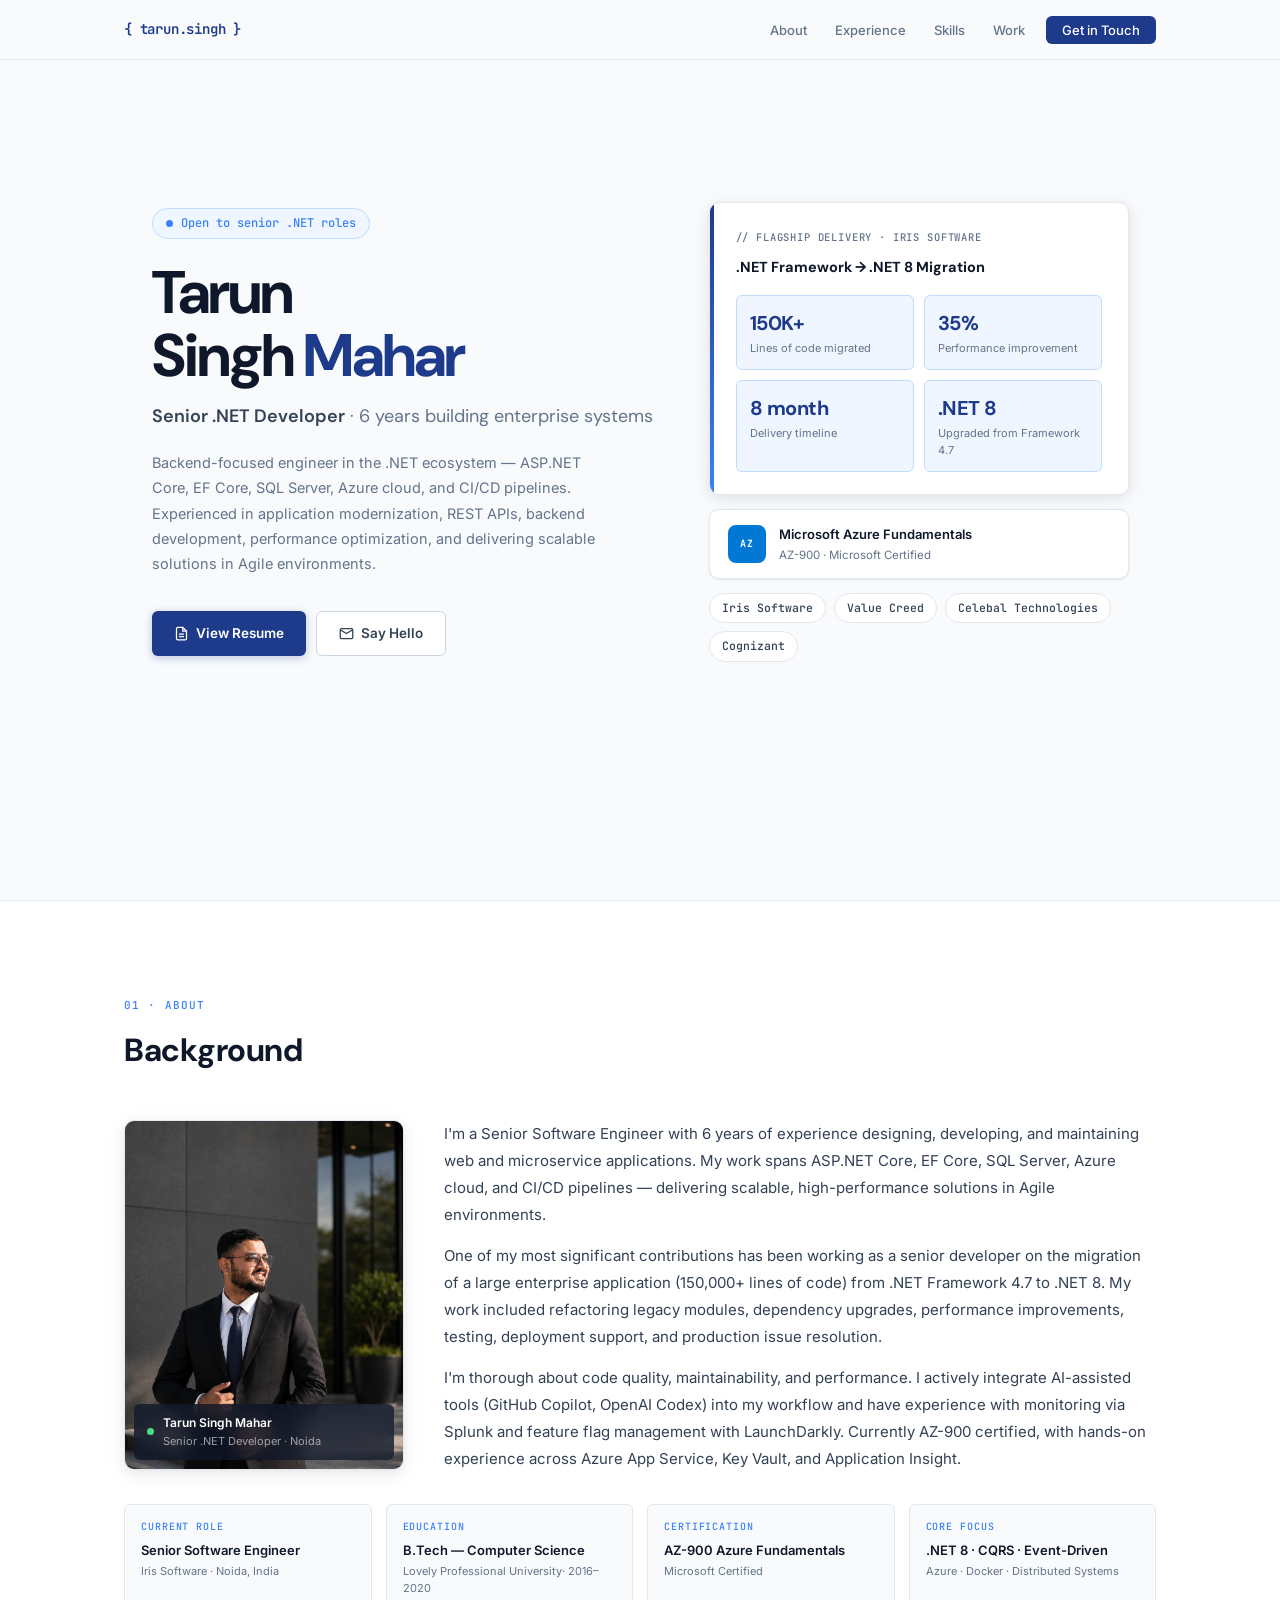
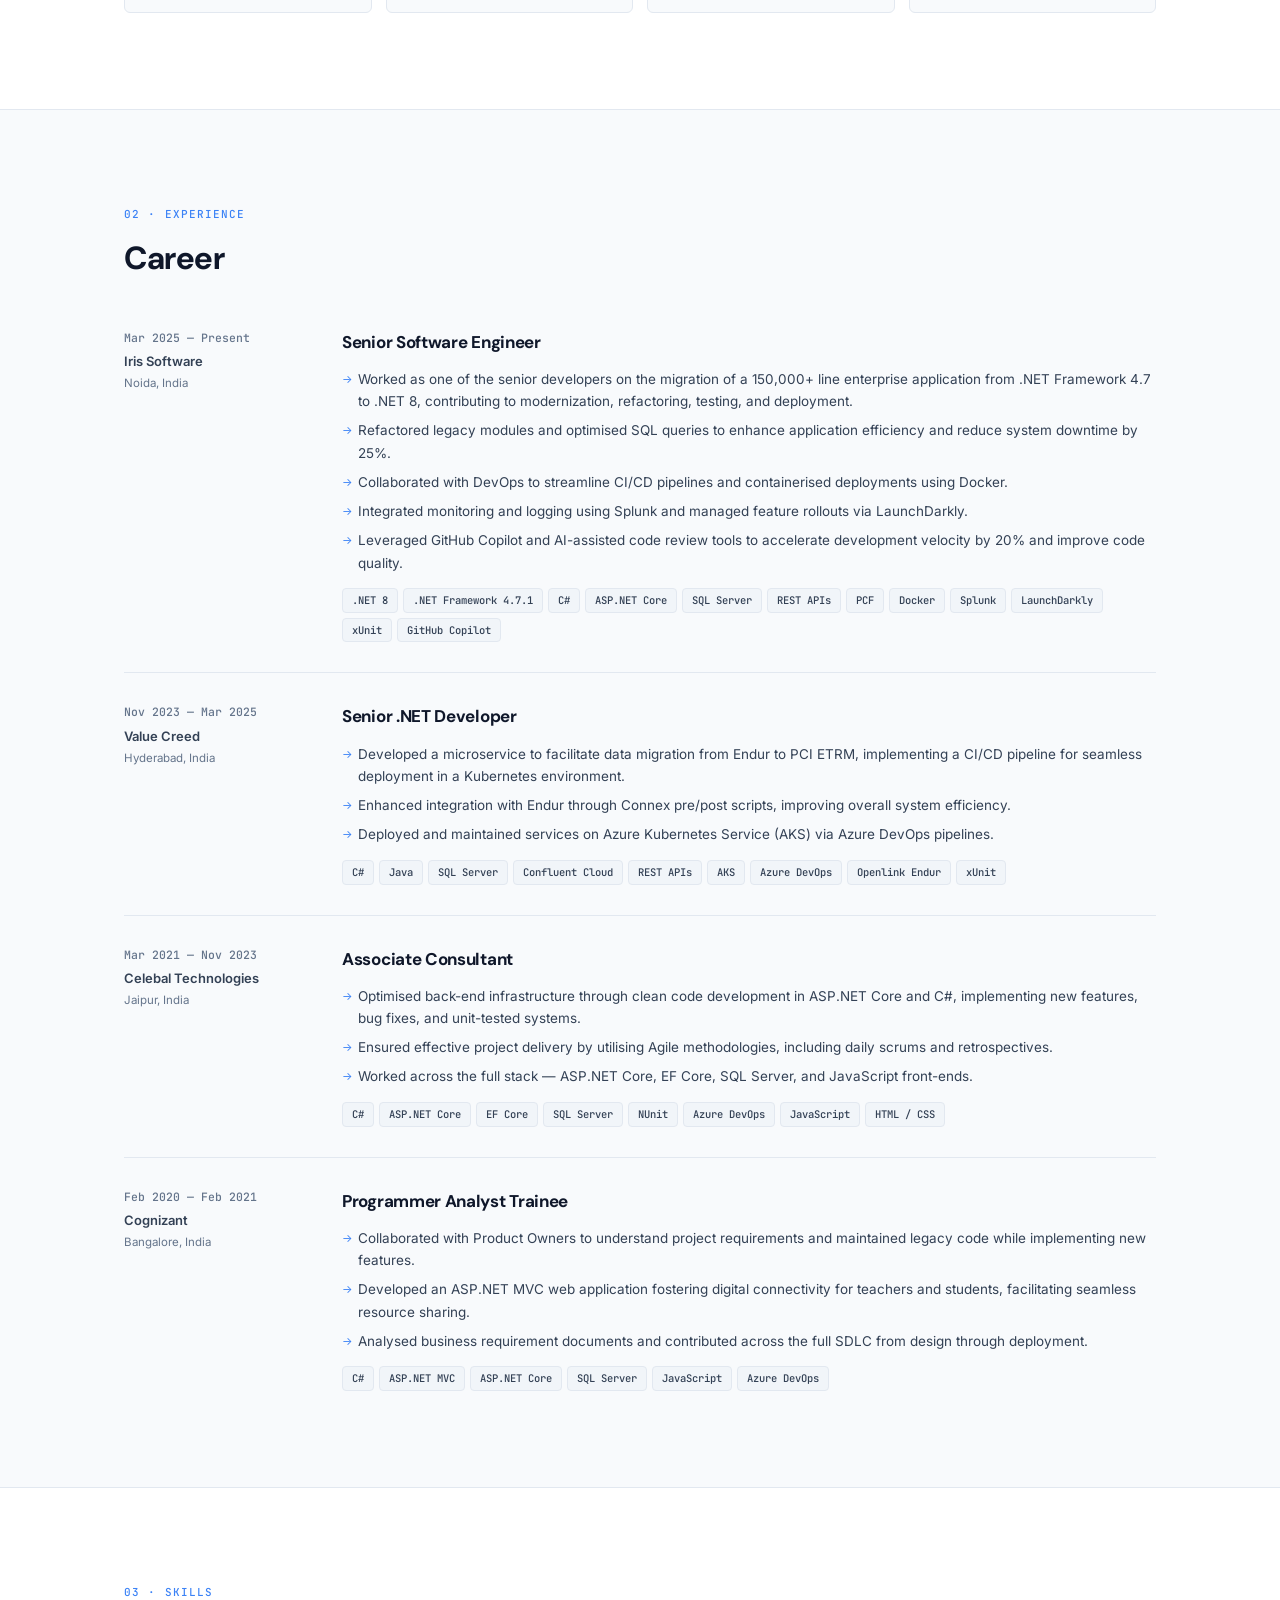
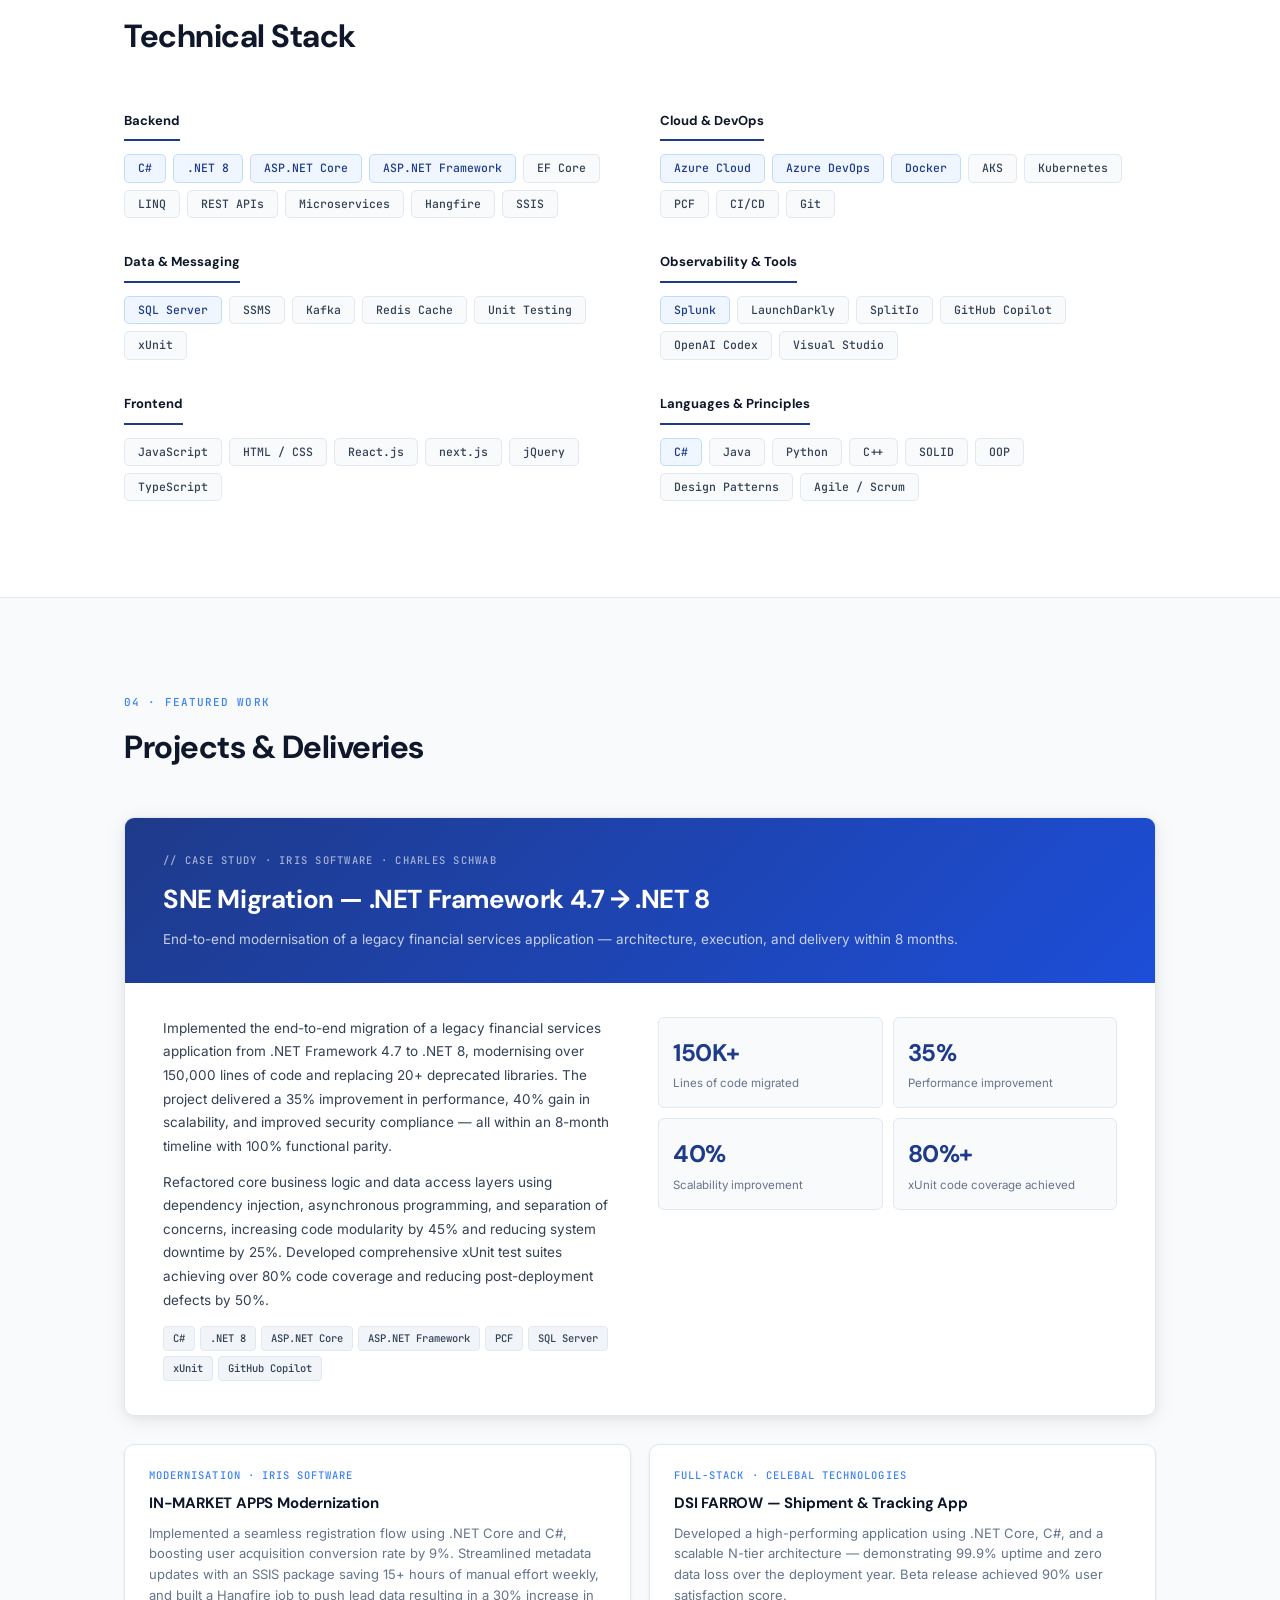
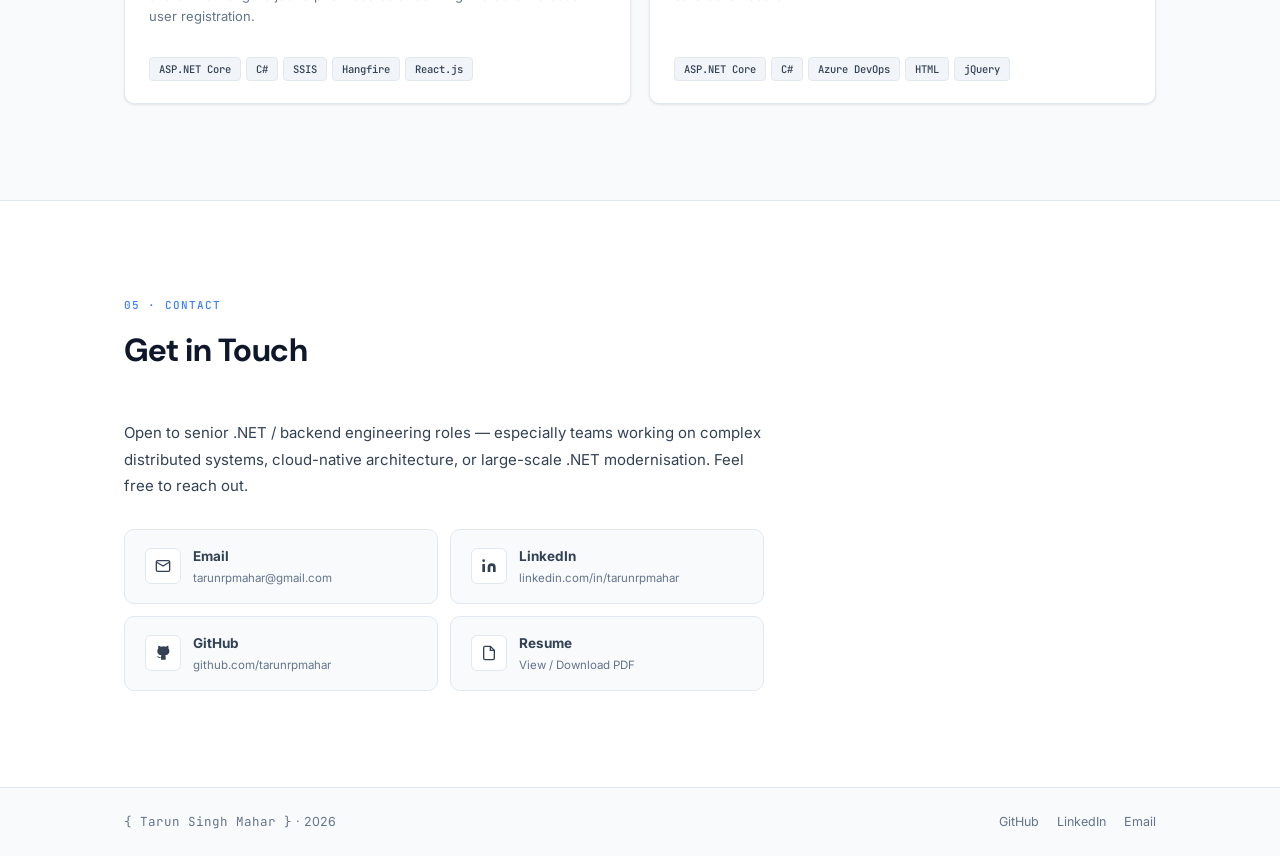
<file: index.html>
<!DOCTYPE html>
<html lang="en">
<head>
  <meta charset="UTF-8" />
  <meta name="viewport" content="width=device-width, initial-scale=1.0" />
  <title>Tarun Singh Mahar — Senior .NET Developer</title>
  <meta name="description" content="Senior .NET Developer with 5+ years building enterprise systems — ASP.NET Core, EF Core, SQL Server, Azure cloud, and large-scale .NET migrations." />
  <link rel="preconnect" href="https://fonts.googleapis.com" />
  <link rel="preconnect" href="https://fonts.gstatic.com" crossorigin />
  <link href="https://fonts.googleapis.com/css2?family=DM+Sans:opsz,wght@9..40,300;9..40,400;9..40,500;9..40,600;9..40,700&family=Inter:wght@300;400;500;600&family=JetBrains+Mono:wght@400;500;600&display=swap" rel="stylesheet" />
  <link href="css/portfolioStyle.css" rel="stylesheet">
</head>
<body>

<!-- ═══════════════ NAV ═══════════════ -->
<nav>
  <div class="nav-inner">
    <a href="#hero" class="nav-logo">{ tarun.singh }</a>
    <ul class="nav-links">
      <li><a href="#about">About</a></li>
      <li><a href="#experience">Experience</a></li>
      <li><a href="#skills">Skills</a></li>
      <li><a href="#work">Work</a></li>
      <li><a href="#contact" class="nav-cta">Get in Touch</a></li>
    </ul>
    <button class="ham" id="ham" aria-label="Toggle menu" onclick="toggleNav()">
      <span></span><span></span><span></span>
    </button>
  </div>
</nav>
<div class="mob-menu" id="mobMenu">
  <a href="#about"      onclick="closeNav()">About</a>
  <a href="#experience" onclick="closeNav()">Experience</a>
  <a href="#skills"     onclick="closeNav()">Skills</a>
  <a href="#work"       onclick="closeNav()">Work</a>
  <a href="#contact"    onclick="closeNav()">Get in Touch</a>
</div>

<!-- ═══════════════ HERO ═══════════════ -->
<section id="hero">
  <div class="wrap">
    <div class="hero-grid">

      <!-- Left -->
      <div class="hero-left">
        <div class="hero-badge">Open to senior .NET roles</div>
        <h1 class="hero-name">Tarun<br>Singh <em>Mahar</em></h1>
        <p class="hero-sub"><strong>Senior .NET Developer</strong> &middot; 6 years building enterprise systems</p>
        <p class="hero-desc">
          Backend-focused engineer in the .NET ecosystem — ASP.NET Core, EF Core, SQL Server, Azure cloud, and CI/CD pipelines. Experienced in application modernization, REST APIs, backend development, performance optimization, and delivering scalable solutions in Agile environments.
        </p>
        <div class="btn-row">
          <a href="https://drive.google.com/file/d/1FcicKPjR7Sd4pJK5afTjZRgY4Nx1WBAM/view?usp=sharing" target="_blank" class="btn-p">
            <!-- resume icon -->
            <svg width="15" height="15" fill="none" stroke="currentColor" stroke-width="2" viewBox="0 0 24 24"><path d="M14 2H6a2 2 0 0 0-2 2v16c0 1.1.9 2 2 2h12a2 2 0 0 0 2-2V8z"/><polyline points="14 2 14 8 20 8"/><line x1="16" y1="13" x2="8" y2="13"/><line x1="16" y1="17" x2="8" y2="17"/></svg>
            View Resume
          </a>
          <a href="mailto:tarunrpmahar@gmail.com" class="btn-s">
            <svg width="15" height="15" fill="none" stroke="currentColor" stroke-width="2" viewBox="0 0 24 24"><path d="M4 4h16c1.1 0 2 .9 2 2v12c0 1.1-.9 2-2 2H4c-1.1 0-2-.9-2-2V6c0-1.1.9-2 2-2z"/><polyline points="22,6 12,12 2,6"/></svg>
            Say Hello
          </a>
        </div>
      </div>

      <!-- Right: card stack (signature element) -->
      <div class="hero-cards">
        <!-- Migration impact card -->
        <div class="impact-card">
          <div class="impact-card-label">// Flagship Delivery &middot; Iris Software</div>
          <div class="impact-card-title">.NET Framework &rarr; .NET 8 Migration</div>
          <div class="metrics-grid">
            <div class="metric">
              <div class="metric-val">150K+</div>
              <div class="metric-lbl">Lines of code migrated</div>
            </div>
            <div class="metric">
              <div class="metric-val">35%</div>
              <div class="metric-lbl">Performance improvement</div>
            </div>
            <div class="metric">
              <div class="metric-val">8 month</div>
              <div class="metric-lbl">Delivery timeline</div>
            </div>
            <div class="metric">
              <div class="metric-val">.NET 8</div>
              <div class="metric-lbl">Upgraded from Framework 4.7</div>
            </div>
          </div>
        </div>

        <!-- Azure cert -->
		<a href="https://drive.google.com/file/d/1s0TD66cFNEhrblgbQQGCGbBRxK5JP61f/view?usp=sharing"
		   target="_blank"
		   rel="noopener noreferrer"
		   class="cert-link">
			<div class="cert-strip">
				<div class="cert-icon">AZ</div>
				<div>
					<div class="cert-name">Microsoft Azure Fundamentals</div>
					<div class="cert-sub">AZ-900 &middot; Microsoft Certified</div>
				</div>
			</div>
		</a>

        <!-- Company trail -->
        <div class="company-chips">
          <span class="chip">Iris Software</span>
          <span class="chip">Value Creed</span>
          <span class="chip">Celebal Technologies</span>
          <span class="chip">Cognizant</span>
        </div>
      </div>

    </div>
  </div>
</section>

<!-- ═══════════════ ABOUT ═══════════════ -->
<section id="about">
  <div class="wrap">
    <div class="eyebrow">01 &middot; About</div>
    <h2 class="sec-title">Background</h2>
    <!-- Row 1: photo + bio -->
    <div class="about-top fu">
      <div class="profile-photo-wrap">
        <img src="images/profile.png" alt="Tarun Singh Mahar" class="profile-photo" />
        <div class="profile-photo-badge">
          <div class="ppb-dot"></div>
          <div>
            <div class="ppb-text">Tarun Singh Mahar</div>
            <div class="ppb-sub">Senior .NET Developer &middot; Noida</div>
          </div>
        </div>
      </div>
      <div class="about-text">
        <p>
          I'm a Senior Software Engineer with 6 years of experience designing, developing, and maintaining web and microservice applications. My work spans ASP.NET Core, EF Core, SQL Server, Azure cloud, and CI/CD pipelines — delivering scalable, high-performance solutions in Agile environments.
        </p>
        <p>
          One of my most significant contributions has been working as a senior developer on the migration of a large enterprise application (150,000+ lines of code) from .NET Framework 4.7 to .NET 8. My work included refactoring legacy modules, dependency upgrades, performance improvements, testing, deployment support, and production issue resolution.
        </p>
        <p>
          I'm thorough about code quality, maintainability, and performance. I actively integrate AI-assisted tools (GitHub Copilot, OpenAI Codex) into my workflow and have experience with monitoring via Splunk and feature flag management with LaunchDarkly. Currently AZ-900 certified, with hands-on experience across Azure App Service, Key Vault, and Application Insight.
        </p>
      </div>
    </div>

    <!-- Row 2: 4 fact cards horizontal -->
    <div class="fact-row fu">
      <div class="fact">
        <div class="fact-lbl">Current Role</div>
        <div class="fact-val">Senior Software Engineer</div>
        <div class="fact-sub">Iris Software &middot; Noida, India</div>
      </div>
      <div class="fact">
        <div class="fact-lbl">Education</div>
        <div class="fact-val">B.Tech — Computer Science</div>
        <div class="fact-sub">Lovely Professional University·  2016–2020</div>
      </div>
      <div class="fact">
        <div class="fact-lbl">Certification</div>
        <div class="fact-val">AZ-900 Azure Fundamentals</div>
        <div class="fact-sub">Microsoft Certified</div>
      </div>
      <div class="fact">
        <div class="fact-lbl">Core Focus</div>
        <div class="fact-val">.NET 8 · CQRS · Event-Driven</div>
        <div class="fact-sub">Azure · Docker · Distributed Systems</div>
      </div>
    </div>
  </div>
</section>

<!-- ═══════════════ EXPERIENCE ═══════════════ -->
<section id="experience">
  <div class="wrap">
    <div class="eyebrow">02 &middot; Experience</div>
    <h2 class="sec-title">Career</h2>
    <div class="exp-list">

      <!-- Iris Software -->
      <div class="exp-row fu">
        <div>
          <div class="exp-when">Mar 2025 &mdash; Present</div>
          <div class="exp-co">Iris Software</div>
          <div class="exp-loc">Noida, India</div>
        </div>
        <div>
          <div class="exp-role">Senior Software Engineer</div>
          <ul class="exp-ul">
			<li>Worked as one of the senior developers on the migration of a 150,000+ line enterprise application from .NET Framework 4.7 to .NET 8, contributing to modernization, refactoring, testing, and deployment.</li>
            <li>Refactored legacy modules and optimised SQL queries to enhance application efficiency and reduce system downtime by 25%.</li>
            <li>Collaborated with DevOps to streamline CI/CD pipelines and containerised deployments using Docker.</li>
            <li>Integrated monitoring and logging using Splunk and managed feature rollouts via LaunchDarkly.</li>
            <li>Leveraged GitHub Copilot and AI-assisted code review tools to accelerate development velocity by 20% and improve code quality.</li>
          </ul>
          <div class="tag-row">
            <span class="tag">.NET 8</span><span class="tag">.NET Framework 4.7.1</span><span class="tag">C#</span><span class="tag">ASP.NET Core</span>
            <span class="tag">SQL Server</span><span class="tag">REST APIs</span><span class="tag">PCF</span><span class="tag">Docker</span>
            <span class="tag">Splunk</span><span class="tag">LaunchDarkly</span><span class="tag">xUnit</span><span class="tag">GitHub Copilot</span>
          </div>
        </div>
      </div>

      <!-- Value Creed -->
      <div class="exp-row fu">
        <div>
          <div class="exp-when">Nov 2023 &mdash; Mar 2025</div>
          <div class="exp-co">Value Creed</div>
          <div class="exp-loc">Hyderabad, India</div>
        </div>
        <div>
          <div class="exp-role">Senior .NET Developer</div>
          <ul class="exp-ul">
            <li>Developed a microservice to facilitate data migration from Endur to PCI ETRM, implementing a CI/CD pipeline for seamless deployment in a Kubernetes environment.</li>
            <li>Enhanced integration with Endur through Connex pre/post scripts, improving overall system efficiency.</li>
            <li>Deployed and maintained services on Azure Kubernetes Service (AKS) via Azure DevOps pipelines.</li>
          </ul>
          <div class="tag-row">
            <span class="tag">C#</span><span class="tag">Java</span><span class="tag">SQL Server</span><span class="tag">Confluent Cloud</span><span class="tag">REST APIs</span>
            <span class="tag">AKS</span><span class="tag">Azure DevOps</span>
            <span class="tag">Openlink Endur</span><span class="tag">xUnit</span>
          </div>
        </div>
      </div>

      <!-- Celebal Technologies -->
      <div class="exp-row fu">
        <div>
          <div class="exp-when">Mar 2021 &mdash; Nov 2023</div>
          <div class="exp-co">Celebal Technologies</div>
          <div class="exp-loc">Jaipur, India</div>
        </div>
        <div>
          <div class="exp-role">Associate Consultant</div>
          <ul class="exp-ul">
            <li>Optimised back-end infrastructure through clean code development in ASP.NET Core and C#, implementing new features, bug fixes, and unit-tested systems.</li>
            <li>Ensured effective project delivery by utilising Agile methodologies, including daily scrums and retrospectives.</li>
            <li>Worked across the full stack — ASP.NET Core, EF Core, SQL Server, and JavaScript front-ends.</li>
          </ul>
          <div class="tag-row">
            <span class="tag">C#</span><span class="tag">ASP.NET Core</span><span class="tag">EF Core</span>
            <span class="tag">SQL Server</span><span class="tag">NUnit</span><span class="tag">Azure DevOps</span>
            <span class="tag">JavaScript</span><span class="tag">HTML / CSS</span>
          </div>
        </div>
      </div>

      <!-- Cognizant -->
      <div class="exp-row fu">
        <div>
          <div class="exp-when">Feb 2020 &mdash; Feb 2021</div>
          <div class="exp-co">Cognizant</div>
          <div class="exp-loc">Bangalore, India</div>
        </div>
        <div>
          <div class="exp-role">Programmer Analyst Trainee</div>
          <ul class="exp-ul">
            <li>Collaborated with Product Owners to understand project requirements and maintained legacy code while implementing new features.</li>
            <li>Developed an ASP.NET MVC web application fostering digital connectivity for teachers and students, facilitating seamless resource sharing.</li>
            <li>Analysed business requirement documents and contributed across the full SDLC from design through deployment.</li>
          </ul>
          <div class="tag-row">
            <span class="tag">C#</span><span class="tag">ASP.NET MVC</span><span class="tag">ASP.NET Core</span>
            <span class="tag">SQL Server</span><span class="tag">JavaScript</span><span class="tag">Azure DevOps</span>
          </div>
        </div>
      </div>

    </div>
  </div>
</section>

<!-- ═══════════════ SKILLS ═══════════════ -->
<section id="skills">
  <div class="wrap">
    <div class="eyebrow">03 &middot; Skills</div>
    <h2 class="sec-title">Technical Stack</h2>
    <div class="skills-grid">

      <div class="fu">
        <div class="sg-title">Backend</div>
        <div class="pills">
          <span class="pill hi">C#</span><span class="pill hi">.NET 8</span>
          <span class="pill hi">ASP.NET Core</span><span class="pill hi">ASP.NET Framework</span>
          <span class="pill">EF Core</span><span class="pill">LINQ</span>
          <span class="pill">REST APIs</span><span class="pill">Microservices</span>
          <span class="pill">Hangfire</span><span class="pill">SSIS</span>
        </div>
      </div>

      <div class="fu">
        <div class="sg-title">Cloud &amp; DevOps</div>
        <div class="pills">
          <span class="pill hi">Azure Cloud</span><span class="pill hi">Azure DevOps</span>
          <span class="pill hi">Docker</span><span class="pill">AKS</span>
          <span class="pill">Kubernetes</span><span class="pill">PCF</span>
          <span class="pill">CI/CD</span><span class="pill">Git</span>
        </div>
      </div>

      <div class="fu">
        <div class="sg-title">Data &amp; Messaging</div>
        <div class="pills">
          <span class="pill hi">SQL Server</span><span class="pill">SSMS</span>
          <span class="pill">Kafka</span><span class="pill">Redis Cache</span>
          <span class="pill">Unit Testing</span><span class="pill">xUnit</span>
        </div>
      </div>

      <div class="fu">
        <div class="sg-title">Observability &amp; Tools</div>
        <div class="pills">
          <span class="pill hi">Splunk</span><span class="pill">LaunchDarkly</span>
          <span class="pill">SplitIo</span><span class="pill">GitHub Copilot</span>
          <span class="pill">OpenAI Codex</span><span class="pill">Visual Studio</span>
        </div>
      </div>

      <div class="fu">
        <div class="sg-title">Frontend</div>
        <div class="pills">
          <span class="pill">JavaScript</span><span class="pill">HTML / CSS</span>
          <span class="pill">React.js</span><span class="pill">next.js</span><span class="pill">jQuery</span>
          <span class="pill">TypeScript</span>
        </div>
      </div>

      <div class="fu">
        <div class="sg-title">Languages &amp; Principles</div>
        <div class="pills">
          <span class="pill hi">C#</span><span class="pill">Java</span>
          <span class="pill">Python</span><span class="pill">C++</span>
          <span class="pill">SOLID</span><span class="pill">OOP</span>
          <span class="pill">Design Patterns</span><span class="pill">Agile / Scrum</span>
        </div>
      </div>

    </div>
  </div>
</section>

<!-- ═══════════════ WORK ═══════════════ -->
<section id="work">
  <div class="wrap">
    <div class="eyebrow">04 &middot; Featured Work</div>
    <h2 class="sec-title">Projects &amp; Deliveries</h2>

    <!-- Featured: Charles Schwab SNE Migration -->
    <div class="feat-card fu">
      <div class="feat-header">
        <div class="feat-eyebrow">// Case Study &middot; Iris Software &middot; Charles Schwab</div>
        <div class="feat-title">SNE Migration — .NET Framework 4.7 &rarr; .NET 8</div>
        <div class="feat-sub">End-to-end modernisation of a legacy financial services application — architecture, execution, and delivery within 8 months.</div>
      </div>
      <div class="feat-body">
        <div class="feat-desc">
          <p>Implemented the end-to-end migration of a legacy financial services application from .NET Framework 4.7 to .NET 8, modernising over 150,000 lines of code and replacing 20+ deprecated libraries. The project delivered a 35% improvement in performance, 40% gain in scalability, and improved security compliance — all within an 8-month timeline with 100% functional parity.</p>
          <p>Refactored core business logic and data access layers using dependency injection, asynchronous programming, and separation of concerns, increasing code modularity by 45% and reducing system downtime by 25%. Developed comprehensive xUnit test suites achieving over 80% code coverage and reducing post-deployment defects by 50%.</p>
          <div class="tag-row">
            <span class="tag">C#</span><span class="tag">.NET 8</span><span class="tag">ASP.NET Core</span>
            <span class="tag">ASP.NET Framework</span><span class="tag">PCF</span><span class="tag">SQL Server</span>
            <span class="tag">xUnit</span><span class="tag">GitHub Copilot</span>
          </div>
        </div>
        <div class="feat-metrics">
          <div class="fm-card">
            <div class="fm-val">150K+</div>
            <div class="fm-desc">Lines of code migrated</div>
          </div>
          <div class="fm-card">
            <div class="fm-val">35%</div>
            <div class="fm-desc">Performance improvement</div>
          </div>
          <div class="fm-card">
            <div class="fm-val">40%</div>
            <div class="fm-desc">Scalability improvement</div>
          </div>
          <div class="fm-card">
            <div class="fm-val">80%+</div>
            <div class="fm-desc">xUnit code coverage achieved</div>
          </div>
        </div>
      </div>
    </div>

    <!-- Two smaller real project cards -->
    <div class="work-grid">
      <div class="work-card fu">
        <div class="work-card-eye">Modernisation &middot; Iris Software</div>
        <div class="work-card-title">IN-MARKET APPS Modernization</div>
        <div class="work-card-desc">Implemented a seamless registration flow using .NET Core and C#, boosting user acquisition conversion rate by 9%. Streamlined metadata updates with an SSIS package saving 15+ hours of manual effort weekly, and built a Hangfire job to push lead data resulting in a 30% increase in user registration.</div>
        <div class="tag-row">
          <span class="tag">ASP.NET Core</span><span class="tag">C#</span>
          <span class="tag">SSIS</span><span class="tag">Hangfire</span><span class="tag">React.js</span>
        </div>
      </div>
      <div class="work-card fu">
        <div class="work-card-eye">Full-Stack &middot; Celebal Technologies</div>
        <div class="work-card-title">DSI FARROW — Shipment &amp; Tracking App</div>
        <div class="work-card-desc">Developed a high-performing application using .NET Core, C#, and a scalable N-tier architecture — demonstrating 99.9% uptime and zero data loss over the deployment year. Beta release achieved 90% user satisfaction score.</div>
        <div class="tag-row">
          <span class="tag">ASP.NET Core</span><span class="tag">C#</span>
          <span class="tag">Azure DevOps</span><span class="tag">HTML</span><span class="tag">jQuery</span>
        </div>
      </div>
    </div>

  </div>
</section>

<!-- ═══════════════ CONTACT ═══════════════ -->
<section id="contact">
  <div class="wrap">
    <div class="eyebrow">05 &middot; Contact</div>
    <h2 class="sec-title">Get in Touch</h2>
    <div class="contact-wrap fu">
      <p class="contact-intro">
        Open to senior .NET / backend engineering roles — especially teams working on complex distributed systems, cloud-native architecture, or large-scale .NET modernisation. Feel free to reach out.
      </p>
      <div class="contact-links">
        <a href="mailto:tarunrpmahar@gmail.com" class="clink">
          <div class="clink-icon">
            <svg fill="none" stroke="currentColor" stroke-width="2" viewBox="0 0 24 24"><path d="M4 4h16c1.1 0 2 .9 2 2v12c0 1.1-.9 2-2 2H4c-1.1 0-2-.9-2-2V6c0-1.1.9-2 2-2z"/><polyline points="22,6 12,12 2,6"/></svg>
          </div>
          <div>
            <div class="clink-label">Email</div>
            <div class="clink-sub">tarunrpmahar@gmail.com</div>
          </div>
        </a>
        <a href="https://www.linkedin.com/in/tarunrpmahar/" target="_blank" rel="noopener" class="clink">
          <div class="clink-icon">
            <svg fill="currentColor" viewBox="0 0 24 24"><path d="M16 8a6 6 0 0 1 6 6v7h-4v-7a2 2 0 0 0-2-2 2 2 0 0 0-2 2v7h-4v-7a6 6 0 0 1 6-6z"/><rect x="2" y="9" width="4" height="12"/><circle cx="4" cy="4" r="2"/></svg>
          </div>
          <div>
            <div class="clink-label">LinkedIn</div>
            <div class="clink-sub">linkedin.com/in/tarunrpmahar</div>
          </div>
        </a>
        <a href="https://github.com/tarunrpmahar" target="_blank" rel="noopener" class="clink">
          <div class="clink-icon">
            <svg fill="currentColor" viewBox="0 0 24 24"><path d="M9 19c-5 1.5-5-2.5-7-3m14 6v-3.87a3.37 3.37 0 0 0-.94-2.61c3.14-.35 6.44-1.54 6.44-7A5.44 5.44 0 0 0 20 4.77 5.07 5.07 0 0 0 19.91 1S18.73.65 16 2.48a13.38 13.38 0 0 0-7 0C6.27.65 5.09 1 5.09 1A5.07 5.07 0 0 0 5 4.77a5.44 5.44 0 0 0-1.5 3.78c0 5.42 3.3 6.61 6.44 7A3.37 3.37 0 0 0 9 18.13V22"/></svg>
          </div>
          <div>
            <div class="clink-label">GitHub</div>
            <div class="clink-sub">github.com/tarunrpmahar</div>
          </div>
        </a>
        <a href="https://drive.google.com/file/d/1G0_Ft35BGWXkE5-D--rPa7jxBMtCLN40/view?usp=sharing" target="_blank" rel="noopener" class="clink">
          <div class="clink-icon">
            <svg fill="none" stroke="currentColor" stroke-width="2" viewBox="0 0 24 24"><path d="M14 2H6a2 2 0 0 0-2 2v16c0 1.1.9 2 2 2h12a2 2 0 0 0 2-2V8z"/><polyline points="14 2 14 8 20 8"/></svg>
          </div>
          <div>
            <div class="clink-label">Resume</div>
            <div class="clink-sub">View / Download PDF</div>
          </div>
        </a>
      </div>
    </div>
  </div>
</section>

<!-- ═══════════════ FOOTER ═══════════════ -->
<footer>
  <div class="wrap">
    <div class="foot-inner">
      <span class="foot-copy">
        <span class="foot-mono">{ Tarun Singh Mahar }</span> &middot; 2026
      </span>
      <div class="foot-links">
        <a href="https://github.com/tarunrpmahar" target="_blank" rel="noopener">GitHub</a>
        <a href="https://www.linkedin.com/in/tarunrpmahar/" target="_blank" rel="noopener">LinkedIn</a>
        <a href="mailto:tarunrpmahar@gmail.com">Email</a>
      </div>
    </div>
  </div>
</footer>

<script>
  /* ── Mobile nav ── */
  function toggleNav() {
    const m = document.getElementById('mobMenu');
    const h = document.getElementById('ham');
    m.classList.toggle('open');
    h.classList.toggle('open');
  }
  function closeNav() {
    document.getElementById('mobMenu').classList.remove('open');
    document.getElementById('ham').classList.remove('open');
  }

  /* ── Active nav on scroll ── */
  const sections  = document.querySelectorAll('section[id]');
  const navAnchors = document.querySelectorAll('.nav-links a');
  const io = new IntersectionObserver(entries => {
    entries.forEach(e => {
      if (e.isIntersecting) {
        navAnchors.forEach(a => a.classList.toggle('active', a.getAttribute('href') === '#' + e.target.id));
      }
    });
  }, { threshold: 0.35 });
  sections.forEach(s => io.observe(s));

  /* ── Fade-up on scroll ── */
  const fuEls = document.querySelectorAll('.fu');
  const fuObs = new IntersectionObserver(entries => {
    entries.forEach(e => {
      if (e.isIntersecting) { e.target.classList.add('vis'); fuObs.unobserve(e.target); }
    });
  }, { threshold: 0.08, rootMargin: '0px 0px -30px 0px' });
  fuEls.forEach(el => fuObs.observe(el));
</script>
</body>
</html>
</file>
<file: css/portfolioStyle.css>
/* ─── TOKENS ─────────────────────────────────────── */
    :root {
      --bg:           #F8FAFC;
      --surface:      #FFFFFF;
      --surface-2:    #F1F5F9;
      --primary:      #1E3A8A;
      --primary-mid:  #1D4ED8;
      --accent:       #3B82F6;
      --accent-lt:    #EFF6FF;
      --accent-bd:    #BFDBFE;
      --txt:          #0F172A;
      --txt-mid:      #334155;
      --txt-muted:    #64748B;
      --border:       #E2E8F0;
      --border-str:   #CBD5E1;
      --tag-bg:       #F1F5F9;
      --sh-sm: 0 1px 3px rgba(0,0,0,.06), 0 1px 2px rgba(0,0,0,.04);
      --sh-md: 0 4px 20px rgba(0,0,0,.08), 0 2px 6px rgba(0,0,0,.04);
      --r:  10px;
      --r-sm: 6px;
      --f-display: 'DM Sans', sans-serif;
      --f-body:    'Inter', sans-serif;
      --f-mono:    'JetBrains Mono', monospace;
      --mw: 1080px;
      --gap: 96px;
    }

    /* ─── RESET ──────────────────────────────────────── */
    *, *::before, *::after { box-sizing: border-box; margin: 0; padding: 0; }
    html { scroll-behavior: smooth; }
    body {
      font-family: var(--f-body);
      background: var(--bg);
      color: var(--txt);
      line-height: 1.6;
      font-size: 16px;
      -webkit-font-smoothing: antialiased;
    }
    a { color: inherit; }
    ul { list-style: none; }
    img { display: block; }

    /* ─── NAV ────────────────────────────────────────── */
    nav {
      position: fixed; top: 0; left: 0; right: 0; z-index: 200;
      height: 60px;
      background: rgba(248,250,252,.92);
      backdrop-filter: blur(14px);
      -webkit-backdrop-filter: blur(14px);
      border-bottom: 1px solid var(--border);
      display: flex; align-items: center;
    }
    .nav-inner {
      max-width: var(--mw); margin: 0 auto; padding: 0 24px;
      width: 100%; display: flex; align-items: center; justify-content: space-between;
    }
    .nav-logo {
      font-family: var(--f-mono); font-size: 14px; font-weight: 600;
      color: var(--primary); text-decoration: none; letter-spacing: -.2px;
    }
    .nav-links { display: flex; align-items: center; gap: 2px; }
    .nav-links a {
      font-size: 13px; font-weight: 500; color: var(--txt-muted);
      text-decoration: none; padding: 5px 13px; border-radius: var(--r-sm);
      transition: color .18s, background .18s;
    }
    .nav-links a:hover, .nav-links a.active { color: var(--primary); background: var(--accent-lt); }
    .nav-cta {
      background: var(--primary) !important; color: #fff !important;
      padding: 6px 16px !important; margin-left: 6px !important;
    }
    .nav-cta:hover { background: var(--primary-mid) !important; }

    /* hamburger */
    .ham { display: none; background: none; border: none; cursor: pointer; padding: 4px; flex-direction: column; gap: 5px; }
    .ham span { display: block; width: 21px; height: 2px; background: var(--txt); border-radius: 2px; transition: all .25s; }
    .ham.open span:nth-child(1) { transform: rotate(45deg) translate(5px,5px); }
    .ham.open span:nth-child(2) { opacity: 0; }
    .ham.open span:nth-child(3) { transform: rotate(-45deg) translate(5px,-5px); }

    /* mobile drawer */
    .mob-menu {
      display: none; position: fixed; top: 60px; left: 0; right: 0; z-index: 199;
      background: var(--surface); border-bottom: 1px solid var(--border);
      padding: 12px 20px 20px; flex-direction: column; gap: 2px;
    }
    .mob-menu.open { display: flex; }
    .mob-menu a { font-size: 15px; font-weight: 500; color: var(--txt-mid); text-decoration: none; padding: 10px 12px; border-radius: var(--r-sm); }
    .mob-menu a:hover { background: var(--accent-lt); color: var(--primary); }

    /* ─── LAYOUT HELPERS ─────────────────────────────── */
    .wrap { max-width: var(--mw); margin: 0 auto; padding: 0 24px; }
    section { padding: var(--gap) 0; }

    .eyebrow {
      font-family: var(--f-mono); font-size: 11px; font-weight: 500;
      color: var(--accent); letter-spacing: .1em; text-transform: uppercase;
      margin-bottom: 10px;
    }
    .sec-title {
      font-family: var(--f-display); font-size: clamp(24px,3.5vw,32px);
      font-weight: 700; color: var(--txt); letter-spacing: -.5px; margin-bottom: 44px;
    }
    .sec-title span { color: var(--accent); }

    /* ─── HERO ───────────────────────────────────────── */
    #hero {
      min-height: 100vh; display: flex; align-items: center;
      padding-top: 60px;
    }
    .hero-grid {
      display: grid; grid-template-columns: 1fr 420px; gap: 56px; align-items: center; width: 100%;
    }

    /* left */
    .hero-badge {
      display: inline-flex; align-items: center; gap: 8px;
      font-family: var(--f-mono); font-size: 12px; font-weight: 500;
      color: var(--accent); background: var(--accent-lt);
      border: 1px solid var(--accent-bd); padding: 5px 13px;
      border-radius: 20px; margin-bottom: 22px;
    }
    .hero-badge::before {
      content: ''; width: 7px; height: 7px; background: var(--accent);
      border-radius: 50%; animation: blink 2.2s ease-in-out infinite;
    }
    @keyframes blink { 0%,100%{opacity:1} 50%{opacity:.3} }

    .hero-name {
      font-family: var(--f-display); font-size: clamp(40px,5.5vw,60px);
      font-weight: 700; letter-spacing: -2px; line-height: 1.05;
      color: var(--txt); margin-bottom: 16px;
    }
    .hero-name em { font-style: normal; color: var(--primary); }

    .hero-sub {
      font-family: var(--f-display); font-size: clamp(15px,2vw,18px);
      font-weight: 400; color: var(--txt-muted); margin-bottom: 20px; line-height: 1.5;
    }
    .hero-sub strong { color: var(--txt-mid); font-weight: 600; }

    .hero-desc {
      font-size: 14.5px; color: var(--txt-muted);
      line-height: 1.75; margin-bottom: 34px; max-width: 460px;
    }

    .btn-row { display: flex; gap: 10px; flex-wrap: wrap; }

    .btn-p {
      display: inline-flex; align-items: center; gap: 7px;
      background: var(--primary); color: #fff;
      font-family: var(--f-body); font-size: 13.5px; font-weight: 600;
      padding: 11px 22px; border-radius: var(--r-sm); text-decoration: none;
      box-shadow: 0 2px 8px rgba(30,58,138,.28);
      transition: background .18s, transform .15s, box-shadow .18s;
    }
    .btn-p:hover { background: var(--primary-mid); transform: translateY(-1px); box-shadow: 0 4px 14px rgba(30,58,138,.32); }

    .btn-s {
      display: inline-flex; align-items: center; gap: 7px;
      background: var(--surface); color: var(--txt-mid);
      font-family: var(--f-body); font-size: 13.5px; font-weight: 600;
      padding: 11px 22px; border-radius: var(--r-sm); text-decoration: none;
      border: 1.5px solid var(--border-str);
      transition: border-color .18s, color .18s, transform .15s;
    }
    .btn-s:hover { border-color: var(--accent); color: var(--primary); transform: translateY(-1px); }

    /* right — card stack */
    .hero-cards { display: flex; flex-direction: column; gap: 14px; }

    .impact-card {
      background: var(--surface); border: 1px solid var(--border);
      border-radius: var(--r); padding: 26px 26px 22px;
      box-shadow: var(--sh-md); position: relative; overflow: hidden;
    }
    .impact-card::before {
      content: ''; position: absolute; top: 0; left: 0;
      width: 4px; height: 100%;
      background: linear-gradient(180deg, var(--primary), var(--accent));
      border-radius: 4px 0 0 4px;
    }
    .impact-card-label {
      font-family: var(--f-mono); font-size: 10.5px; font-weight: 500;
      color: var(--txt-muted); letter-spacing: .08em; text-transform: uppercase; margin-bottom: 10px;
    }
    .impact-card-title {
      font-family: var(--f-display); font-size: 14.5px; font-weight: 700;
      color: var(--txt); margin-bottom: 16px;
    }
    .metrics-grid { display: grid; grid-template-columns: 1fr 1fr; gap: 10px; }
    .metric {
      background: var(--accent-lt); border: 1px solid var(--accent-bd);
      border-radius: var(--r-sm); padding: 11px 13px;
    }
    .metric-val {
      font-family: var(--f-display); font-size: 20px; font-weight: 700;
      color: var(--primary); letter-spacing: -.5px;
    }
    .metric-lbl { font-size: 11px; color: var(--txt-muted); margin-top: 1px; }
	
	.cert-link {
		display: block;
		text-decoration: none;
		color: inherit;
	}

	.cert-link:visited {
		color: inherit;
		text-decoration: none;
	}

	.cert-strip {
		transition: all 0.2s ease;
	}

	.cert-link:hover .cert-strip {
		border: 1px solid #3B82F6;
		
		transform: translateY(-1px);
		box-shadow: var(--sh-md);
	}
	
    .cert-strip {
      background: var(--surface); border: 1px solid var(--border);
      border-radius: var(--r); padding: 14px 18px; box-shadow: var(--sh-sm);
      display: flex; align-items: center; gap: 13px;
    }
    .cert-icon {
      width: 38px; height: 38px; background: #0078D4; border-radius: 8px;
      display: flex; align-items: center; justify-content: center;
      flex-shrink: 0; font-family: var(--f-mono); font-size: 10px;
      font-weight: 700; color: #fff; letter-spacing: .05em;
    }
    .cert-name { font-size: 13px; font-weight: 600; color: var(--txt); }
    .cert-sub { font-size: 11.5px; color: var(--txt-muted); margin-top: 1px; }

    .company-chips { display: flex; flex-wrap: wrap; gap: 8px; }
    .chip {
      font-family: var(--f-mono); font-size: 11.5px; font-weight: 500;
      color: var(--txt-mid); background: var(--surface); border: 1px solid var(--border);
      padding: 5px 12px; border-radius: 20px;
    }

    /* ─── ABOUT ──────────────────────────────────────── */
    #about { background: var(--surface); border-top: 1px solid var(--border); border-bottom: 1px solid var(--border); }

    /* Row 1: photo + bio side by side */
    .about-top { display: grid; grid-template-columns: 280px 1fr; gap: 40px; align-items: start; margin-bottom: 32px; }

    .profile-photo-wrap { position: relative; }
    .profile-photo {
      width: 100%; aspect-ratio: 4/5; object-fit: cover; object-position: center top;
      border-radius: var(--r); border: 1px solid var(--border);
      box-shadow: var(--sh-md); display: block;
    }
    .profile-photo-badge {
      position: absolute; bottom: 10px; left: 10px; right: 10px;
      background: rgba(15,23,42,.76); backdrop-filter: blur(10px);
      -webkit-backdrop-filter: blur(10px);
      border-radius: var(--r-sm); padding: 9px 13px;
      display: flex; align-items: center; gap: 9px;
    }
    .ppb-dot {
      width: 7px; height: 7px; background: #4ADE80; border-radius: 50%; flex-shrink: 0;
      animation: blink 2.2s ease-in-out infinite;
    }
    .ppb-text { font-size: 12px; font-weight: 600; color: #fff; }
    .ppb-sub { font-size: 11px; color: rgba(255,255,255,.58); margin-top: 1px; }

    .about-text p { font-size: 15px; color: #334155; line-height: 1.8; margin-bottom: 14px; }
    .about-text p:last-child { margin-bottom: 0; }

    /* Row 2: 4 fact cards in a horizontal strip */
    .fact-row { display: grid; grid-template-columns: repeat(4, 1fr); gap: 14px; }
    .fact {
      background: var(--bg); border: 1px solid var(--border);
      border-radius: var(--r-sm); padding: 14px 16px;
    }
    .fact-lbl {
      font-family: var(--f-mono); font-size: 10px; font-weight: 500;
      color: var(--accent); text-transform: uppercase; letter-spacing: .09em; margin-bottom: 5px;
    }
    .fact-val { font-size: 13px; font-weight: 600; color: var(--txt); }
    .fact-sub { font-size: 11px; color: var(--txt-muted); margin-top: 2px; }

    /* ─── EXPERIENCE ─────────────────────────────────── */
    .exp-list { display: flex; flex-direction: column; }
    .exp-row {
      display: grid; grid-template-columns: 190px 1fr; gap: 28px;
      padding: 30px 0; border-bottom: 1px solid var(--border);
    }
    .exp-row:first-child { padding-top: 0; }
    .exp-row:last-child { border-bottom: none; padding-bottom: 0; }

    .exp-when { font-family: var(--f-mono); font-size: 11.5px; font-weight: 500; color: var(--txt-muted); margin-bottom: 4px; }
    .exp-co { font-size: 13px; font-weight: 600; color: var(--txt-mid); }
    .exp-loc { font-size: 11.5px; color: var(--txt-muted); margin-top: 2px; }

    .exp-role {
      font-family: var(--f-display); font-size: 17px; font-weight: 700;
      color: var(--txt); letter-spacing: -.3px; margin-bottom: 12px;
    }
    .exp-ul { display: flex; flex-direction: column; gap: 7px; }
    .exp-ul li {
      font-size: 13.5px; color: var(--txt-mid); line-height: 1.65;
      padding-left: 16px; position: relative;
    }
    .exp-ul li::before {
      content: '→'; position: absolute; left: 0;
      color: var(--accent); font-size: 11px; top: 2px;
    }
    .tag-row { display: flex; flex-wrap: wrap; gap: 5px; margin-top: 14px; }
    .tag {
      font-family: var(--f-mono); font-size: 10.5px; font-weight: 500;
      color: var(--txt-mid); background: var(--tag-bg); border: 1px solid var(--border);
      padding: 3px 9px; border-radius: 4px;
    }

    /* ─── SKILLS ─────────────────────────────────────── */
    #skills { background: var(--surface); border-top: 1px solid var(--border); border-bottom: 1px solid var(--border); }
    .skills-grid { display: grid; grid-template-columns: repeat(2, 1fr); gap: 30px 40px; }
    .sg-title {
      font-family: var(--f-display); font-size: 13px; font-weight: 700; color: var(--txt);
      padding-bottom: 8px; border-bottom: 2px solid var(--primary);
      display: inline-block; margin-bottom: 13px;
    }
    .pills { display: flex; flex-wrap: wrap; gap: 7px; }
    .pill {
      font-family: var(--f-mono); font-size: 11.5px; font-weight: 500;
      color: var(--txt-mid); background: var(--bg); border: 1.5px solid var(--border);
      padding: 4px 13px; border-radius: 5px;
      transition: border-color .16s, color .16s, background .16s;
    }
    .pill:hover { border-color: var(--accent); color: var(--primary); background: var(--accent-lt); }
    .pill.hi { border-color: var(--accent-bd); background: var(--accent-lt); color: var(--primary); }

    /* ─── FEATURED WORK ──────────────────────────────── */
    .feat-card {
      background: var(--surface); border: 1px solid var(--border);
      border-radius: var(--r); box-shadow: var(--sh-md); overflow: hidden; margin-bottom: 28px;
    }
    .feat-header {
      background: linear-gradient(135deg, #1E3A8A 0%, #1D4ED8 100%);
      padding: 34px 38px;
    }
    .feat-eyebrow {
      font-family: var(--f-mono); font-size: 10.5px; font-weight: 500;
      letter-spacing: .12em; text-transform: uppercase; color: rgba(255,255,255,.6);
      margin-bottom: 10px;
    }
    .feat-title {
      font-family: var(--f-display); font-size: clamp(18px,2.8vw,26px);
      font-weight: 700; color: #fff; letter-spacing: -.4px; margin-bottom: 8px;
    }
    .feat-sub { font-size: 13.5px; color: rgba(255,255,255,.75); line-height: 1.5; }

    .feat-body {
      padding: 34px 38px; display: grid; grid-template-columns: 1fr 1fr; gap: 36px;
    }
    .feat-desc p { font-size: 13.5px; color: var(--txt-mid); line-height: 1.75; margin-bottom: 12px; }
    .feat-desc p:last-child { margin-bottom: 0; }

    .feat-metrics { display: grid; grid-template-columns: 1fr 1fr; gap: 10px; align-content: start; }
    .fm-card {
      background: var(--bg); border: 1px solid var(--border); border-radius: var(--r-sm); padding: 16px 14px;
    }
    .fm-val {
      font-family: var(--f-display); font-size: 24px; font-weight: 700;
      color: var(--primary); letter-spacing: -.5px;
    }
    .fm-desc { font-size: 11.5px; color: var(--txt-muted); margin-top: 3px; line-height: 1.4; }

    .work-grid { display: grid; grid-template-columns: repeat(2, 1fr); gap: 18px; }
    .work-card {
      background: var(--surface); border: 1px solid var(--border);
      border-radius: var(--r); padding: 22px 24px; box-shadow: var(--sh-sm);
      transition: box-shadow .2s, border-color .2s, transform .2s; display: flex; flex-direction: column;
    }
    .work-card:hover { box-shadow: var(--sh-md); border-color: var(--accent-bd); transform: translateY(-2px); }
    .work-card-eye {
      font-family: var(--f-mono); font-size: 10.5px; font-weight: 500;
      color: var(--accent); text-transform: uppercase; letter-spacing: .1em; margin-bottom: 7px;
    }
    .work-card-title { font-family: var(--f-display); font-size: 15px; font-weight: 700; color: var(--txt); margin-bottom: 8px; letter-spacing: -.2px; }
    .work-card-desc { font-size: 13px; color: var(--txt-muted); line-height: 1.6; margin-bottom: 16px; flex: 1; }

    /* ─── CONTACT ─────────────────────────────────────── */
    #contact { background: var(--surface); border-top: 1px solid var(--border); }
    .contact-wrap { max-width: 640px; }
    .contact-intro { font-size: 15px; color: #334155; line-height: 1.75; margin-bottom: 30px; }
    .contact-links { display: grid; grid-template-columns: repeat(2, 1fr); gap: 12px; }
    .clink {
      display: flex; align-items: center; gap: 12px;
      background: var(--bg); border: 1.5px solid var(--border);
      border-radius: var(--r); padding: 16px 20px;
      text-decoration: none; color: #334155;
      transition: border-color .18s, color .18s, background .18s, box-shadow .18s;
    }
    .clink:hover { border-color: var(--accent); color: var(--primary); background: var(--accent-lt); box-shadow: var(--sh-sm); }
    .clink-icon {
      width: 36px; height: 36px; border-radius: var(--r-sm);
      background: var(--surface); border: 1px solid var(--border);
      display: flex; align-items: center; justify-content: center; flex-shrink: 0;
      transition: background .18s, border-color .18s;
    }
    .clink:hover .clink-icon { background: #fff; border-color: var(--accent-bd); }
    .clink-icon svg { width: 16px; height: 16px; }
    .clink-label { font-size: 13.5px; font-weight: 700; color: inherit; }
    .clink-sub { font-size: 11.5px; color: var(--txt-muted); margin-top: 1px; }

    /* ─── FOOTER ──────────────────────────────────────── */
    footer { border-top: 1px solid var(--border); padding: 24px 0; }
    .foot-inner { display: flex; align-items: center; justify-content: space-between; }
    .foot-copy { font-size: 12.5px; color: var(--txt-muted); }
    .foot-mono { font-family: var(--f-mono); }
    .foot-links { display: flex; gap: 18px; }
    .foot-links a { font-size: 12.5px; color: var(--txt-muted); text-decoration: none; transition: color .18s; }
    .foot-links a:hover { color: var(--primary); }

    /* ─── FADE UP ─────────────────────────────────────── */
    .fu { opacity: 0; transform: translateY(18px); transition: opacity .5s ease, transform .5s ease; }
    .fu.vis { opacity: 1; transform: translateY(0); }

    /* ─── RESPONSIVE ──────────────────────────────────── */
    @media (max-width: 860px) {
      .hero-grid { grid-template-columns: 1fr; }
      .hero-cards { order: -1; }
      .about-top { grid-template-columns: 1fr; gap: 24px; }
      .profile-photo { aspect-ratio: 3/2; object-position: center 20%; }
      .fact-row { grid-template-columns: repeat(2, 1fr); }
      .exp-row { grid-template-columns: 1fr; gap: 6px; }
      .skills-grid { grid-template-columns: 1fr; gap: 24px; }
      .feat-body { grid-template-columns: 1fr; }
      .work-grid { grid-template-columns: 1fr; }
      .foot-inner { flex-direction: column; gap: 14px; text-align: center; }
    }
    @media (max-width: 600px) {
      :root { --gap: 60px; }
      .nav-links { display: none; }
      .ham { display: flex; }
      .feat-header { padding: 22px 22px; }
      .feat-body { padding: 22px 22px; }
      .hero-name { font-size: 36px; }
      .fact-row { grid-template-columns: 1fr 1fr; }
    }
    @media (prefers-reduced-motion: reduce) {
      .fu { opacity: 1; transform: none; transition: none; }
      *, *::before, *::after { transition: none !important; animation: none !important; }
    }
</file>
